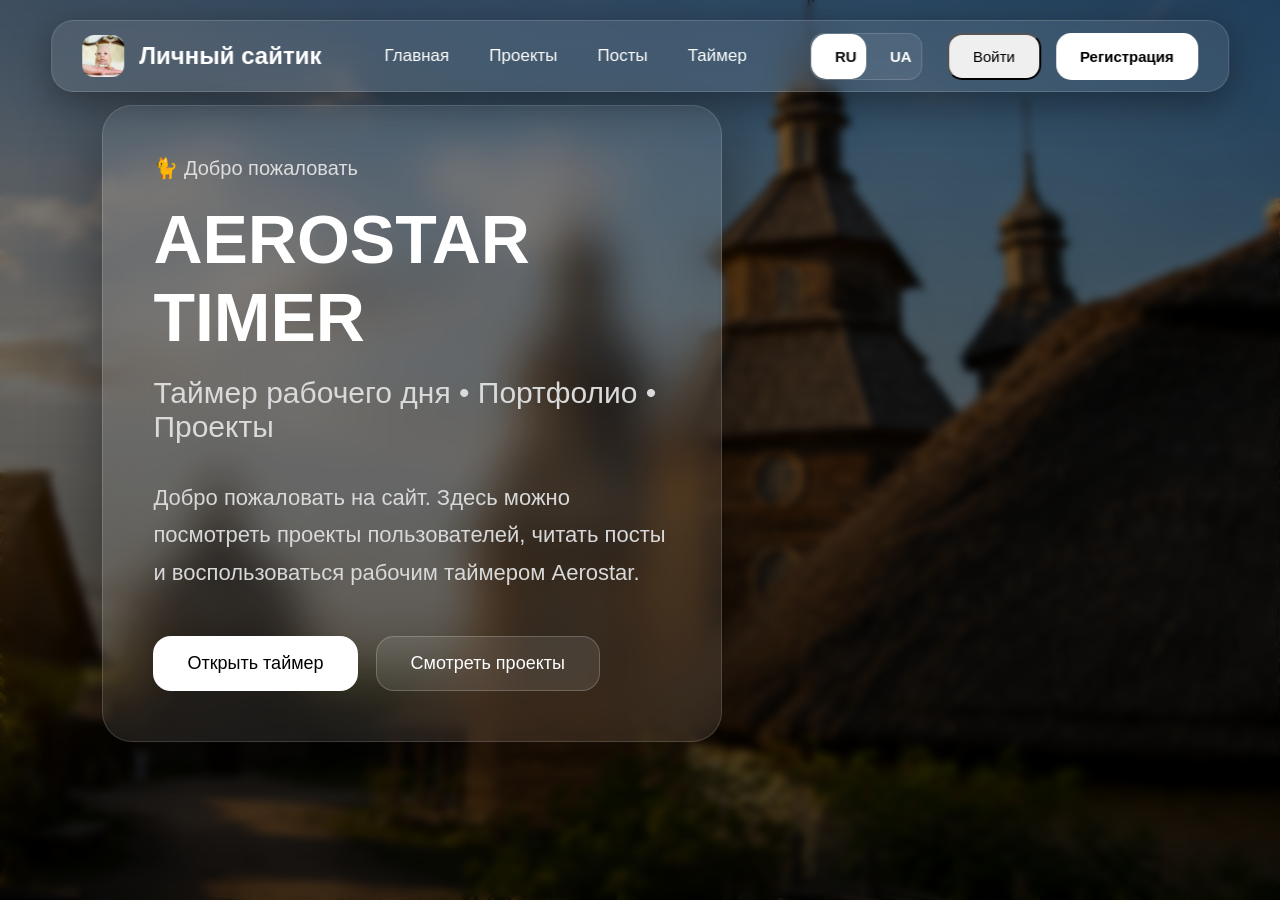
<file: index.html>
<!DOCTYPE html>
<html lang="ru">

<head>

    <meta charset="UTF-8">
    <meta name="viewport" content="width=device-width, initial-scale=1.0">

    <title>saitik</title>

    <link rel="stylesheet" href="css/style.css">

    <script type="module" src="js/auth.js"></script>
    
</head>

<body>

<div class="background"></div>

<header>

    <div class="logo">

        <img src="img/logo.png" alt="Logo">

        <h2>Личный сайтик</h2>

    </div>

    <nav>

        <a href="#">Главная</a>
        <a href="#">Проекты</a>
        <a href="#">Посты</a>
        <a href="schedule.html">Таймер</a>

    </nav>

   <div class="buttons">

    <div class="language">

        <button class="lang active">RU</button>
        <button class="lang">UA</button>

    </div>

    <button id="loginBtn">Войти</button>

    <button class="register" id="googleLogin">
    Регистрация
</button>
       
</div>

</header>

<section class="hero">

    <div class="glass">

        <p class="hello">
            🐈 Добро пожаловать
        </p>

        <h1>
            AEROSTAR TIMER
        </h1>

        <h3>
            Таймер рабочего дня • Портфолио • Проекты
        </h3>

        <p class="text">

            Добро пожаловать на сайт.
            Здесь можно посмотреть проекты пользователей,
            читать посты и воспользоваться рабочим таймером Aerostar.

        </p>

        <div class="heroButtons">

            <button onclick="location.href='schedule.html'">
                Открыть таймер
            </button>

            <button>
                Смотреть проекты
            </button>

        </div>

    </div>

</section>

<script src="js/main.js"></script>
<script type="module" src="js/auth.js"></script>
    
</body>
</html>

</body>

</html>
</file>
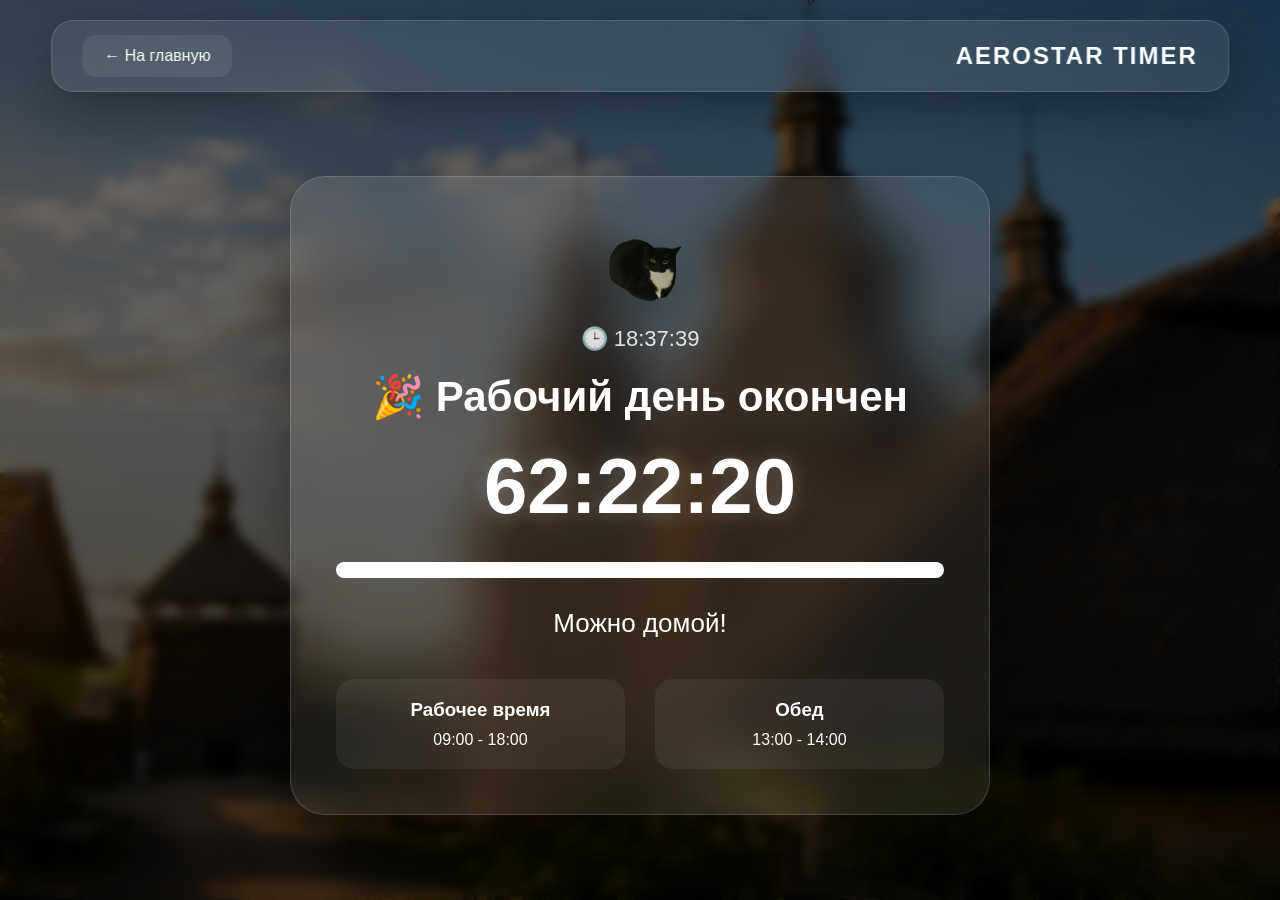
<file: schedule.html>
<!DOCTYPE html>
<html lang="ru">

<head>

    <meta charset="UTF-8">
    <meta name="viewport" content="width=device-width, initial-scale=1.0">

    <title>AEROSTAR Timer</title>

    <link rel="stylesheet" href="css/schedule.css">

</head>

<body class="green">

<div class="background"></div>

<header>

    <a href="index.html" class="backButton">
        ← На главную
    </a>

    <h2>AEROSTAR TIMER</h2>

</header>

<main>

    <div class="card">

        <img src="img/cat.gif" class="cat" alt="Cat">

        <div id="clock"></div>

        <h1 id="title">
            Загрузка...
        </h1>

        <div id="timer">
            00:00:00
        </div>

        <div class="progress">

            <div class="progressBar" id="progressBar"></div>

        </div>

        <div id="status">

        </div>

        <div class="info">

            <div>

                <h3>Рабочее время</h3>

                <p>09:00 - 18:00</p>

            </div>

            <div>

                <h3>Обед</h3>

                <p>13:00 - 14:00</p>

            </div>

        </div>

    </div>

</main>

<script src="js/schedule.js"></script>

</body>

</html>
</file>
<file: css/style.css>
*{

margin:0;
padding:0;
box-sizing:border-box;

font-family:"Segoe UI",sans-serif;

}

html{

scroll-behavior:smooth;

}

body{

background:#000;
overflow-x:hidden;

}

/* ------------------------ */

.background{

position:fixed;

top:0;
left:0;

width:100%;
height:100%;

background-image:url("../img/background.jpg");

background-size:cover;
background-position:center;

z-index:-2;

transform:scale(1.08);

}

/* затемнение */

.background::after{

content:"";

position:absolute;

width:100%;
height:100%;

background:

linear-gradient(

rgba(0,0,0,.45),

rgba(0,0,0,.75)

);

backdrop-filter:blur(4px);

}

/* ------------------------ */

header{

position:fixed;

top:20px;

left:50%;

transform:translateX(-50%);

width:92%;

height:72px;

display:flex;

align-items:center;

justify-content:space-between;

padding:0 30px;

border-radius:22px;

background:rgba(255,255,255,.08);

border:1px solid rgba(255,255,255,.15);

backdrop-filter:blur(20px);

box-shadow:0 10px 40px rgba(0,0,0,.4);

z-index:100;

}

.logo{

display:flex;
align-items:center;
gap:15px;
color:white;

}

.logo img{

width:42px;
height:42px;
border-radius:12px;

object-fit:cover;

}


nav{

display:flex;

gap:40px;

}

nav a{

text-decoration:none;

color:white;

font-size:17px;

transition:.3s;

}

nav a:hover{

color:#6fc7ff;

}

.buttons{

display:flex;

gap:15px;

}

.buttons button{

padding:12px 24px;

border-radius:15px;

font-size:15px;

cursor:pointer;

transition:.3s;

}

.login{

background:transparent;

color:white;

border:1px solid rgba(255,255,255,.25);

}

.login:hover{

background:rgba(255,255,255,.08);

}

.register{

border:none;

background:white;

font-weight:bold;

}

.register:hover{

transform:translateY(-2px);

}

/* ---------------- */

.hero{

    min-height:100vh;

    display:flex;

    align-items:flex-start;

    padding-top:90px;
    padding-left:8%;
    padding-right:8%;
}

.glass{
  
margin-top:15px;
  
width:620px;

padding:50px;

background:rgba(255,255,255,.08);

border:1px solid rgba(255,255,255,.15);

backdrop-filter:blur(22px);

border-radius:30px;

box-shadow:0 20px 70px rgba(0,0,0,.45);

}

.hello{

font-size:20px;

color:#ddd;

margin-bottom:20px;

}

h1{

font-size:68px;

color:white;

margin-bottom:20px;

}

h3{

font-size:30px;

font-weight:400;

color:#dadada;

margin-bottom:35px;

}

.text{

color:#d8d8d8;

font-size:22px;

line-height:1.7;

margin-bottom:45px;

}

.heroButtons{

display:flex;

gap:18px;

}

.heroButtons button{

padding:16px 34px;

border:none;

border-radius:18px;

font-size:18px;

cursor:pointer;

transition:.35s;

}

.heroButtons button:first-child{

background:white;

}

.heroButtons button:last-child{

background:rgba(255,255,255,.1);

color:white;

border:1px solid rgba(255,255,255,.2);

}

.heroButtons button:hover{

transform:translateY(-5px);

}

/* ========================= */
/* Язык */
/* ========================= */

.language{

    display:flex;
    align-items:center;

    background:rgba(255,255,255,.08);

    border:1px solid rgba(255,255,255,.15);

    border-radius:14px;

    overflow:hidden;

    margin-right:10px;

}

.lang{

    width:55px;
    height:45px;

    border:none;

    cursor:pointer;

    background:transparent;

    color:white;

    font-weight:600;

    transition:.25s;

}

.lang:hover{

    background:rgba(255,255,255,.08);

}

.lang.active{

    background:white;

    color:#111;

}
</file>
<file: css/schedule.css>
*{
    margin:0;
    padding:0;
    box-sizing:border-box;
    font-family:"Segoe UI",sans-serif;
}

body{

    min-height:100vh;

    overflow:hidden;

    color:white;

    transition:.5s;

    background:#111;

}

.background{

    position:fixed;

    inset:0;

    background:url("../img/background.jpg") center/cover;

    transform:scale(1.08);

    z-index:-2;

}

.background::after{

    content:"";

    position:absolute;

    inset:0;

    background:
    linear-gradient(
    rgba(0,0,0,.55),
    rgba(0,0,0,.75));

    backdrop-filter:blur(5px);

}

header{

    position:fixed;

    top:20px;

    left:50%;

    transform:translateX(-50%);

    width:92%;

    height:72px;

    display:flex;

    justify-content:space-between;

    align-items:center;

    padding:0 30px;

    border-radius:22px;

    background:rgba(255,255,255,.08);

    backdrop-filter:blur(20px);

    border:1px solid rgba(255,255,255,.15);

    box-shadow:0 15px 50px rgba(0,0,0,.35);

}

header h2{

    letter-spacing:2px;

}

.backButton{

    color:white;

    text-decoration:none;

    padding:12px 22px;

    border-radius:14px;

    background:rgba(255,255,255,.08);

    transition:.3s;

}

.backButton:hover{

    background:rgba(255,255,255,.15);

}

main{

    min-height:100vh;

    display:flex;

    justify-content:center;

    align-items:center;

    padding-top:90px;

}

.card{

    width:700px;

    max-width:92%;

    padding:45px;

    border-radius:35px;

    text-align:center;

    background:rgba(255,255,255,.08);

    border:1px solid rgba(255,255,255,.15);

    backdrop-filter:blur(25px);

    box-shadow:0 30px 80px rgba(0,0,0,.4);

}

.cat{

    width:85px;

    margin-bottom:15px;

    filter:drop-shadow(0 15px 25px rgba(0,0,0,.4));

    animation:catFloat 4s ease-in-out infinite;

}

@keyframes catFloat{

0%{

transform:translateY(0);

}

50%{

transform:translateY(-10px);

}

100%{

transform:translateY(0);

}

}

#clock{

    font-size:22px;

    opacity:.85;

    margin-bottom:20px;

}

#title{

    font-size:42px;

    margin-bottom:20px;

}

#timer{

    font-size:78px;

    font-weight:bold;

    margin-bottom:30px;

    text-shadow:0 0 20px rgba(255,255,255,.25);

}

.progress{

    width:100%;

    height:16px;

    background:rgba(255,255,255,.08);

    border-radius:50px;

    overflow:hidden;

    margin-bottom:30px;

}

.progressBar{

    width:0%;

    height:100%;

    background:white;

    transition:.5s;

}

#status{

    font-size:26px;

    margin-bottom:40px;

}

.info{

    display:flex;

    justify-content:space-around;

    gap:30px;

}

.info div{

    flex:1;

    padding:20px;

    border-radius:18px;

    background:rgba(255,255,255,.06);

}

.info h3{

    margin-bottom:10px;

}

.green{

background:linear-gradient(135deg,#0f2027,#203a43,#2c5364);

}

.orange{

background:linear-gradient(135deg,#ff7b00,#ffb300);

}

.blue{

background:linear-gradient(135deg,#0046ff,#00a2ff);

}

.purple{

background:linear-gradient(135deg,#6b00ff,#b100ff);

}

@media(max-width:700px){

.card{

padding:30px;

}

#timer{

font-size:54px;

}

#title{

font-size:30px;

}

.info{

flex-direction:column;

}

.cat{

width:130px;

}

}
</file>
